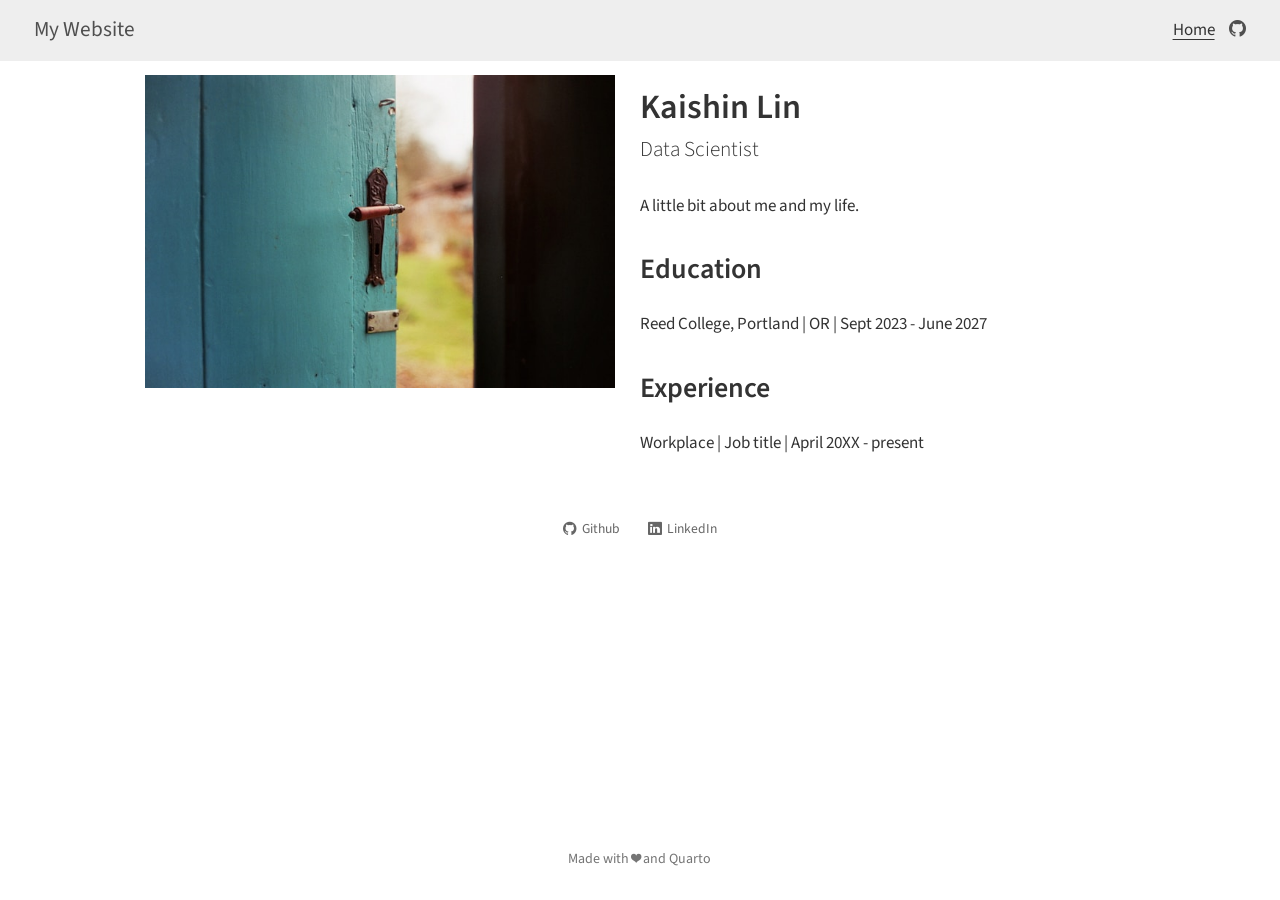
<file: docs/index.html>
<!DOCTYPE html>
<html xmlns="http://www.w3.org/1999/xhtml" lang="en" xml:lang="en"><head>

<meta charset="utf-8">
<meta name="generator" content="quarto-1.8.25">

<meta name="viewport" content="width=device-width, initial-scale=1.0, user-scalable=yes">


<title>Kaishin Lin – My Website</title>
<style>
code{white-space: pre-wrap;}
span.smallcaps{font-variant: small-caps;}
div.columns{display: flex; gap: min(4vw, 1.5em);}
div.column{flex: auto; overflow-x: auto;}
div.hanging-indent{margin-left: 1.5em; text-indent: -1.5em;}
ul.task-list{list-style: none;}
ul.task-list li input[type="checkbox"] {
  width: 0.8em;
  margin: 0 0.8em 0.2em -1em; /* quarto-specific, see https://github.com/quarto-dev/quarto-cli/issues/4556 */ 
  vertical-align: middle;
}
</style>


<script src="site_libs/quarto-nav/quarto-nav.js"></script>
<script src="site_libs/quarto-nav/headroom.min.js"></script>
<script src="site_libs/clipboard/clipboard.min.js"></script>
<script src="site_libs/quarto-html/quarto.js" type="module"></script>
<script src="site_libs/quarto-html/tabsets/tabsets.js" type="module"></script>
<script src="site_libs/quarto-html/axe/axe-check.js" type="module"></script>
<script src="site_libs/quarto-html/popper.min.js"></script>
<script src="site_libs/quarto-html/tippy.umd.min.js"></script>
<link href="site_libs/quarto-html/tippy.css" rel="stylesheet">
<link href="site_libs/quarto-html/quarto-syntax-highlighting-7b89279ff1a6dce999919e0e67d4d9ec.css" rel="stylesheet" id="quarto-text-highlighting-styles">
<script src="site_libs/bootstrap/bootstrap.min.js"></script>
<link href="site_libs/bootstrap/bootstrap-icons.css" rel="stylesheet">
<link href="site_libs/bootstrap/bootstrap-b05e0f6676a440de24184789bde8495e.min.css" rel="stylesheet" append-hash="true" id="quarto-bootstrap" data-mode="light">
<script id="quarto-search-options" type="application/json">{
  "language": {
    "search-no-results-text": "No results",
    "search-matching-documents-text": "matching documents",
    "search-copy-link-title": "Copy link to search",
    "search-hide-matches-text": "Hide additional matches",
    "search-more-match-text": "more match in this document",
    "search-more-matches-text": "more matches in this document",
    "search-clear-button-title": "Clear",
    "search-text-placeholder": "",
    "search-detached-cancel-button-title": "Cancel",
    "search-submit-button-title": "Submit",
    "search-label": "Search"
  }
}</script>


<meta property="og:title" content="Kaishin Lin – My Website">
<meta property="og:description" content="Data Scientist">
<meta property="og:image" content="profile.jpg">
<meta property="og:site_name" content="My Website">
</head>

<body class="nav-fixed fullcontent quarto-light">

<div id="quarto-search-results"></div>
  <header id="quarto-header" class="headroom fixed-top">
    <nav class="navbar navbar-expand-lg " data-bs-theme="dark">
      <div class="navbar-container container-fluid">
      <div class="navbar-brand-container mx-auto">
    <a href="./index.html" class="navbar-brand navbar-brand-logo">
    </a>
    <a class="navbar-brand" href="./index.html">
    <span class="navbar-title">My Website</span>
    </a>
  </div>
          <button class="navbar-toggler" type="button" data-bs-toggle="collapse" data-bs-target="#navbarCollapse" aria-controls="navbarCollapse" role="menu" aria-expanded="false" aria-label="Toggle navigation" onclick="if (window.quartoToggleHeadroom) { window.quartoToggleHeadroom(); }">
  <span class="navbar-toggler-icon"></span>
</button>
          <div class="collapse navbar-collapse" id="navbarCollapse">
            <ul class="navbar-nav navbar-nav-scroll ms-auto">
  <li class="nav-item">
    <a class="nav-link active" href="./index.html" aria-current="page"> 
<span class="menu-text">Home</span></a>
  </li>  
</ul>
          </div> <!-- /navcollapse -->
            <div class="quarto-navbar-tools">
    <a href="https://github.com" title="Github" class="quarto-navigation-tool px-1" aria-label="Github"><i class="bi bi-github"></i></a>
</div>
      </div> <!-- /container-fluid -->
    </nav>
</header>
<!-- content -->
<div id="quarto-content" class="quarto-container page-columns page-rows-contents page-layout-article page-navbar">
<!-- sidebar -->
<!-- margin-sidebar -->
    
<!-- main -->
<div class="quarto-about-broadside column-page">
  <div class="about-main">
    <div class="about-entity" style="background-image: url('profile.jpg')"></div>
    <div class="about-contents"><header id="title-block-header" class="quarto-title-block default">
<div class="quarto-title">
<h1 class="title">Kaishin Lin</h1>
<p class="subtitle lead">Data Scientist</p>
</div>
<div class="quarto-title-meta">
  </div>
</header><main class="content" id="quarto-document-content">
<p>A little bit about me and my life.</p>
<section id="education" class="level2">
<h2 data-anchor-id="education">Education</h2>
<p>Reed College, Portland | OR | Sept 2023 - June 2027</p>
</section>
<section id="experience" class="level2">
<h2 data-anchor-id="experience">Experience</h2>
<p>Workplace | Job title | April 20XX - present</p>


</section>
</main></div>
  </div>
  <div class="about-links">
  <a href="https://github.com/kaishinlin" class="about-link" rel="" target="">
    <i class="bi bi-github"></i>
     <span class="about-link-text">Github</span>
  </a>
  <a href="https://linkedin.com" class="about-link" rel="" target="">
    <i class="bi bi-linkedin"></i>
     <span class="about-link-text">LinkedIn</span>
  </a>
</div>
</div>
 <!-- /main -->
<script id="quarto-html-after-body" type="application/javascript">
  window.document.addEventListener("DOMContentLoaded", function (event) {
    const isCodeAnnotation = (el) => {
      for (const clz of el.classList) {
        if (clz.startsWith('code-annotation-')) {                     
          return true;
        }
      }
      return false;
    }
    const onCopySuccess = function(e) {
      // button target
      const button = e.trigger;
      // don't keep focus
      button.blur();
      // flash "checked"
      button.classList.add('code-copy-button-checked');
      var currentTitle = button.getAttribute("title");
      button.setAttribute("title", "Copied!");
      let tooltip;
      if (window.bootstrap) {
        button.setAttribute("data-bs-toggle", "tooltip");
        button.setAttribute("data-bs-placement", "left");
        button.setAttribute("data-bs-title", "Copied!");
        tooltip = new bootstrap.Tooltip(button, 
          { trigger: "manual", 
            customClass: "code-copy-button-tooltip",
            offset: [0, -8]});
        tooltip.show();    
      }
      setTimeout(function() {
        if (tooltip) {
          tooltip.hide();
          button.removeAttribute("data-bs-title");
          button.removeAttribute("data-bs-toggle");
          button.removeAttribute("data-bs-placement");
        }
        button.setAttribute("title", currentTitle);
        button.classList.remove('code-copy-button-checked');
      }, 1000);
      // clear code selection
      e.clearSelection();
    }
    const getTextToCopy = function(trigger) {
      const outerScaffold = trigger.parentElement.cloneNode(true);
      const codeEl = outerScaffold.querySelector('code');
      for (const childEl of codeEl.children) {
        if (isCodeAnnotation(childEl)) {
          childEl.remove();
        }
      }
      return codeEl.innerText;
    }
    const clipboard = new window.ClipboardJS('.code-copy-button:not([data-in-quarto-modal])', {
      text: getTextToCopy
    });
    clipboard.on('success', onCopySuccess);
    if (window.document.getElementById('quarto-embedded-source-code-modal')) {
      const clipboardModal = new window.ClipboardJS('.code-copy-button[data-in-quarto-modal]', {
        text: getTextToCopy,
        container: window.document.getElementById('quarto-embedded-source-code-modal')
      });
      clipboardModal.on('success', onCopySuccess);
    }
      var localhostRegex = new RegExp(/^(?:http|https):\/\/localhost\:?[0-9]*\//);
      var mailtoRegex = new RegExp(/^mailto:/);
        var filterRegex = new RegExp('/' + window.location.host + '/');
      var isInternal = (href) => {
          return filterRegex.test(href) || localhostRegex.test(href) || mailtoRegex.test(href);
      }
      // Inspect non-navigation links and adorn them if external
     var links = window.document.querySelectorAll('a[href]:not(.nav-link):not(.navbar-brand):not(.toc-action):not(.sidebar-link):not(.sidebar-item-toggle):not(.pagination-link):not(.no-external):not([aria-hidden]):not(.dropdown-item):not(.quarto-navigation-tool):not(.about-link)');
      for (var i=0; i<links.length; i++) {
        const link = links[i];
        if (!isInternal(link.href)) {
          // undo the damage that might have been done by quarto-nav.js in the case of
          // links that we want to consider external
          if (link.dataset.originalHref !== undefined) {
            link.href = link.dataset.originalHref;
          }
        }
      }
    function tippyHover(el, contentFn, onTriggerFn, onUntriggerFn) {
      const config = {
        allowHTML: true,
        maxWidth: 500,
        delay: 100,
        arrow: false,
        appendTo: function(el) {
            return el.parentElement;
        },
        interactive: true,
        interactiveBorder: 10,
        theme: 'quarto',
        placement: 'bottom-start',
      };
      if (contentFn) {
        config.content = contentFn;
      }
      if (onTriggerFn) {
        config.onTrigger = onTriggerFn;
      }
      if (onUntriggerFn) {
        config.onUntrigger = onUntriggerFn;
      }
      window.tippy(el, config); 
    }
    const noterefs = window.document.querySelectorAll('a[role="doc-noteref"]');
    for (var i=0; i<noterefs.length; i++) {
      const ref = noterefs[i];
      tippyHover(ref, function() {
        // use id or data attribute instead here
        let href = ref.getAttribute('data-footnote-href') || ref.getAttribute('href');
        try { href = new URL(href).hash; } catch {}
        const id = href.replace(/^#\/?/, "");
        const note = window.document.getElementById(id);
        if (note) {
          return note.innerHTML;
        } else {
          return "";
        }
      });
    }
    const xrefs = window.document.querySelectorAll('a.quarto-xref');
    const processXRef = (id, note) => {
      // Strip column container classes
      const stripColumnClz = (el) => {
        el.classList.remove("page-full", "page-columns");
        if (el.children) {
          for (const child of el.children) {
            stripColumnClz(child);
          }
        }
      }
      stripColumnClz(note)
      if (id === null || id.startsWith('sec-')) {
        // Special case sections, only their first couple elements
        const container = document.createElement("div");
        if (note.children && note.children.length > 2) {
          container.appendChild(note.children[0].cloneNode(true));
          for (let i = 1; i < note.children.length; i++) {
            const child = note.children[i];
            if (child.tagName === "P" && child.innerText === "") {
              continue;
            } else {
              container.appendChild(child.cloneNode(true));
              break;
            }
          }
          if (window.Quarto?.typesetMath) {
            window.Quarto.typesetMath(container);
          }
          return container.innerHTML
        } else {
          if (window.Quarto?.typesetMath) {
            window.Quarto.typesetMath(note);
          }
          return note.innerHTML;
        }
      } else {
        // Remove any anchor links if they are present
        const anchorLink = note.querySelector('a.anchorjs-link');
        if (anchorLink) {
          anchorLink.remove();
        }
        if (window.Quarto?.typesetMath) {
          window.Quarto.typesetMath(note);
        }
        if (note.classList.contains("callout")) {
          return note.outerHTML;
        } else {
          return note.innerHTML;
        }
      }
    }
    for (var i=0; i<xrefs.length; i++) {
      const xref = xrefs[i];
      tippyHover(xref, undefined, function(instance) {
        instance.disable();
        let url = xref.getAttribute('href');
        let hash = undefined; 
        if (url.startsWith('#')) {
          hash = url;
        } else {
          try { hash = new URL(url).hash; } catch {}
        }
        if (hash) {
          const id = hash.replace(/^#\/?/, "");
          const note = window.document.getElementById(id);
          if (note !== null) {
            try {
              const html = processXRef(id, note.cloneNode(true));
              instance.setContent(html);
            } finally {
              instance.enable();
              instance.show();
            }
          } else {
            // See if we can fetch this
            fetch(url.split('#')[0])
            .then(res => res.text())
            .then(html => {
              const parser = new DOMParser();
              const htmlDoc = parser.parseFromString(html, "text/html");
              const note = htmlDoc.getElementById(id);
              if (note !== null) {
                const html = processXRef(id, note);
                instance.setContent(html);
              } 
            }).finally(() => {
              instance.enable();
              instance.show();
            });
          }
        } else {
          // See if we can fetch a full url (with no hash to target)
          // This is a special case and we should probably do some content thinning / targeting
          fetch(url)
          .then(res => res.text())
          .then(html => {
            const parser = new DOMParser();
            const htmlDoc = parser.parseFromString(html, "text/html");
            const note = htmlDoc.querySelector('main.content');
            if (note !== null) {
              // This should only happen for chapter cross references
              // (since there is no id in the URL)
              // remove the first header
              if (note.children.length > 0 && note.children[0].tagName === "HEADER") {
                note.children[0].remove();
              }
              const html = processXRef(null, note);
              instance.setContent(html);
            } 
          }).finally(() => {
            instance.enable();
            instance.show();
          });
        }
      }, function(instance) {
      });
    }
        let selectedAnnoteEl;
        const selectorForAnnotation = ( cell, annotation) => {
          let cellAttr = 'data-code-cell="' + cell + '"';
          let lineAttr = 'data-code-annotation="' +  annotation + '"';
          const selector = 'span[' + cellAttr + '][' + lineAttr + ']';
          return selector;
        }
        const selectCodeLines = (annoteEl) => {
          const doc = window.document;
          const targetCell = annoteEl.getAttribute("data-target-cell");
          const targetAnnotation = annoteEl.getAttribute("data-target-annotation");
          const annoteSpan = window.document.querySelector(selectorForAnnotation(targetCell, targetAnnotation));
          const lines = annoteSpan.getAttribute("data-code-lines").split(",");
          const lineIds = lines.map((line) => {
            return targetCell + "-" + line;
          })
          let top = null;
          let height = null;
          let parent = null;
          if (lineIds.length > 0) {
              //compute the position of the single el (top and bottom and make a div)
              const el = window.document.getElementById(lineIds[0]);
              top = el.offsetTop;
              height = el.offsetHeight;
              parent = el.parentElement.parentElement;
            if (lineIds.length > 1) {
              const lastEl = window.document.getElementById(lineIds[lineIds.length - 1]);
              const bottom = lastEl.offsetTop + lastEl.offsetHeight;
              height = bottom - top;
            }
            if (top !== null && height !== null && parent !== null) {
              // cook up a div (if necessary) and position it 
              let div = window.document.getElementById("code-annotation-line-highlight");
              if (div === null) {
                div = window.document.createElement("div");
                div.setAttribute("id", "code-annotation-line-highlight");
                div.style.position = 'absolute';
                parent.appendChild(div);
              }
              div.style.top = top - 2 + "px";
              div.style.height = height + 4 + "px";
              div.style.left = 0;
              let gutterDiv = window.document.getElementById("code-annotation-line-highlight-gutter");
              if (gutterDiv === null) {
                gutterDiv = window.document.createElement("div");
                gutterDiv.setAttribute("id", "code-annotation-line-highlight-gutter");
                gutterDiv.style.position = 'absolute';
                const codeCell = window.document.getElementById(targetCell);
                const gutter = codeCell.querySelector('.code-annotation-gutter');
                gutter.appendChild(gutterDiv);
              }
              gutterDiv.style.top = top - 2 + "px";
              gutterDiv.style.height = height + 4 + "px";
            }
            selectedAnnoteEl = annoteEl;
          }
        };
        const unselectCodeLines = () => {
          const elementsIds = ["code-annotation-line-highlight", "code-annotation-line-highlight-gutter"];
          elementsIds.forEach((elId) => {
            const div = window.document.getElementById(elId);
            if (div) {
              div.remove();
            }
          });
          selectedAnnoteEl = undefined;
        };
          // Handle positioning of the toggle
      window.addEventListener(
        "resize",
        throttle(() => {
          elRect = undefined;
          if (selectedAnnoteEl) {
            selectCodeLines(selectedAnnoteEl);
          }
        }, 10)
      );
      function throttle(fn, ms) {
      let throttle = false;
      let timer;
        return (...args) => {
          if(!throttle) { // first call gets through
              fn.apply(this, args);
              throttle = true;
          } else { // all the others get throttled
              if(timer) clearTimeout(timer); // cancel #2
              timer = setTimeout(() => {
                fn.apply(this, args);
                timer = throttle = false;
              }, ms);
          }
        };
      }
        // Attach click handler to the DT
        const annoteDls = window.document.querySelectorAll('dt[data-target-cell]');
        for (const annoteDlNode of annoteDls) {
          annoteDlNode.addEventListener('click', (event) => {
            const clickedEl = event.target;
            if (clickedEl !== selectedAnnoteEl) {
              unselectCodeLines();
              const activeEl = window.document.querySelector('dt[data-target-cell].code-annotation-active');
              if (activeEl) {
                activeEl.classList.remove('code-annotation-active');
              }
              selectCodeLines(clickedEl);
              clickedEl.classList.add('code-annotation-active');
            } else {
              // Unselect the line
              unselectCodeLines();
              clickedEl.classList.remove('code-annotation-active');
            }
          });
        }
    const findCites = (el) => {
      const parentEl = el.parentElement;
      if (parentEl) {
        const cites = parentEl.dataset.cites;
        if (cites) {
          return {
            el,
            cites: cites.split(' ')
          };
        } else {
          return findCites(el.parentElement)
        }
      } else {
        return undefined;
      }
    };
    var bibliorefs = window.document.querySelectorAll('a[role="doc-biblioref"]');
    for (var i=0; i<bibliorefs.length; i++) {
      const ref = bibliorefs[i];
      const citeInfo = findCites(ref);
      if (citeInfo) {
        tippyHover(citeInfo.el, function() {
          var popup = window.document.createElement('div');
          citeInfo.cites.forEach(function(cite) {
            var citeDiv = window.document.createElement('div');
            citeDiv.classList.add('hanging-indent');
            citeDiv.classList.add('csl-entry');
            var biblioDiv = window.document.getElementById('ref-' + cite);
            if (biblioDiv) {
              citeDiv.innerHTML = biblioDiv.innerHTML;
            }
            popup.appendChild(citeDiv);
          });
          return popup.innerHTML;
        });
      }
    }
  });
  </script>
</div> <!-- /content -->
<footer class="footer">
  <div class="nav-footer">
    <div class="nav-footer-left">
      &nbsp;
    </div>   
    <div class="nav-footer-center">
<p>Made with ❤️ and Quarto</p>
</div>
    <div class="nav-footer-right">
      &nbsp;
    </div>
  </div>
</footer>




</body></html>
</file>
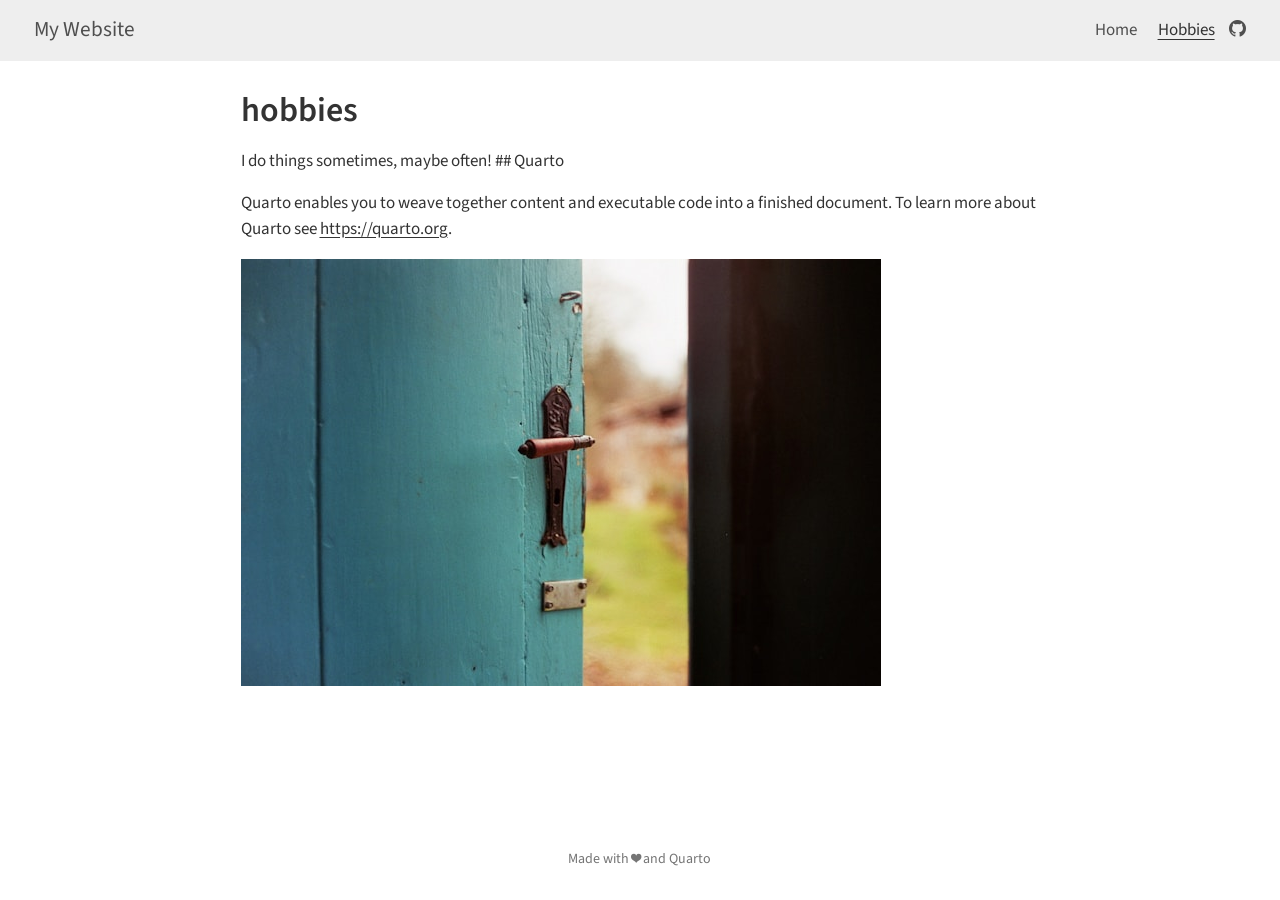
<file: docs/hobbies.html>
<!DOCTYPE html>
<html xmlns="http://www.w3.org/1999/xhtml" lang="en" xml:lang="en"><head>

<meta charset="utf-8">
<meta name="generator" content="quarto-1.8.25">

<meta name="viewport" content="width=device-width, initial-scale=1.0, user-scalable=yes">


<title>hobbies – My Website</title>
<style>
code{white-space: pre-wrap;}
span.smallcaps{font-variant: small-caps;}
div.columns{display: flex; gap: min(4vw, 1.5em);}
div.column{flex: auto; overflow-x: auto;}
div.hanging-indent{margin-left: 1.5em; text-indent: -1.5em;}
ul.task-list{list-style: none;}
ul.task-list li input[type="checkbox"] {
  width: 0.8em;
  margin: 0 0.8em 0.2em -1em; /* quarto-specific, see https://github.com/quarto-dev/quarto-cli/issues/4556 */ 
  vertical-align: middle;
}
</style>


<script src="site_libs/quarto-nav/quarto-nav.js"></script>
<script src="site_libs/quarto-nav/headroom.min.js"></script>
<script src="site_libs/clipboard/clipboard.min.js"></script>
<script src="site_libs/quarto-html/quarto.js" type="module"></script>
<script src="site_libs/quarto-html/tabsets/tabsets.js" type="module"></script>
<script src="site_libs/quarto-html/axe/axe-check.js" type="module"></script>
<script src="site_libs/quarto-html/popper.min.js"></script>
<script src="site_libs/quarto-html/tippy.umd.min.js"></script>
<script src="site_libs/quarto-html/anchor.min.js"></script>
<link href="site_libs/quarto-html/tippy.css" rel="stylesheet">
<link href="site_libs/quarto-html/quarto-syntax-highlighting-7b89279ff1a6dce999919e0e67d4d9ec.css" rel="stylesheet" id="quarto-text-highlighting-styles">
<script src="site_libs/bootstrap/bootstrap.min.js"></script>
<link href="site_libs/bootstrap/bootstrap-icons.css" rel="stylesheet">
<link href="site_libs/bootstrap/bootstrap-b05e0f6676a440de24184789bde8495e.min.css" rel="stylesheet" append-hash="true" id="quarto-bootstrap" data-mode="light">
<script id="quarto-search-options" type="application/json">{
  "language": {
    "search-no-results-text": "No results",
    "search-matching-documents-text": "matching documents",
    "search-copy-link-title": "Copy link to search",
    "search-hide-matches-text": "Hide additional matches",
    "search-more-match-text": "more match in this document",
    "search-more-matches-text": "more matches in this document",
    "search-clear-button-title": "Clear",
    "search-text-placeholder": "",
    "search-detached-cancel-button-title": "Cancel",
    "search-submit-button-title": "Submit",
    "search-label": "Search"
  }
}</script>


<meta property="og:title" content="hobbies – My Website">
<meta property="og:description" content="">
<meta property="og:image" content="profile.jpg">
<meta property="og:site_name" content="My Website">
</head>

<body class="nav-fixed fullcontent quarto-light">

<div id="quarto-search-results"></div>
  <header id="quarto-header" class="headroom fixed-top">
    <nav class="navbar navbar-expand-lg " data-bs-theme="dark">
      <div class="navbar-container container-fluid">
      <div class="navbar-brand-container mx-auto">
    <a href="./index.html" class="navbar-brand navbar-brand-logo">
    </a>
    <a class="navbar-brand" href="./index.html">
    <span class="navbar-title">My Website</span>
    </a>
  </div>
          <button class="navbar-toggler" type="button" data-bs-toggle="collapse" data-bs-target="#navbarCollapse" aria-controls="navbarCollapse" role="menu" aria-expanded="false" aria-label="Toggle navigation" onclick="if (window.quartoToggleHeadroom) { window.quartoToggleHeadroom(); }">
  <span class="navbar-toggler-icon"></span>
</button>
          <div class="collapse navbar-collapse" id="navbarCollapse">
            <ul class="navbar-nav navbar-nav-scroll ms-auto">
  <li class="nav-item">
    <a class="nav-link" href="./index.html"> 
<span class="menu-text">Home</span></a>
  </li>  
  <li class="nav-item">
    <a class="nav-link active" href="./hobbies.html" aria-current="page"> 
<span class="menu-text">Hobbies</span></a>
  </li>  
</ul>
          </div> <!-- /navcollapse -->
            <div class="quarto-navbar-tools">
    <a href="https://github.com" title="Github" class="quarto-navigation-tool px-1" aria-label="Github"><i class="bi bi-github"></i></a>
</div>
      </div> <!-- /container-fluid -->
    </nav>
</header>
<!-- content -->
<div id="quarto-content" class="quarto-container page-columns page-rows-contents page-layout-article page-navbar">
<!-- sidebar -->
<!-- margin-sidebar -->
    
<!-- main -->
<main class="content" id="quarto-document-content">

<header id="title-block-header" class="quarto-title-block default">
<div class="quarto-title">
<h1 class="title">hobbies</h1>
</div>



<div class="quarto-title-meta">

    
  
    
  </div>
  


</header>


<p>I do things sometimes, maybe often! ## Quarto</p>
<p>Quarto enables you to weave together content and executable code into a finished document. To learn more about Quarto see <a href="https://quarto.org" class="uri">https://quarto.org</a>.</p>
<p><img src="profile.jpg" class="img-fluid"></p>



</main> <!-- /main -->
<script id="quarto-html-after-body" type="application/javascript">
  window.document.addEventListener("DOMContentLoaded", function (event) {
    const icon = "";
    const anchorJS = new window.AnchorJS();
    anchorJS.options = {
      placement: 'right',
      icon: icon
    };
    anchorJS.add('.anchored');
    const isCodeAnnotation = (el) => {
      for (const clz of el.classList) {
        if (clz.startsWith('code-annotation-')) {                     
          return true;
        }
      }
      return false;
    }
    const onCopySuccess = function(e) {
      // button target
      const button = e.trigger;
      // don't keep focus
      button.blur();
      // flash "checked"
      button.classList.add('code-copy-button-checked');
      var currentTitle = button.getAttribute("title");
      button.setAttribute("title", "Copied!");
      let tooltip;
      if (window.bootstrap) {
        button.setAttribute("data-bs-toggle", "tooltip");
        button.setAttribute("data-bs-placement", "left");
        button.setAttribute("data-bs-title", "Copied!");
        tooltip = new bootstrap.Tooltip(button, 
          { trigger: "manual", 
            customClass: "code-copy-button-tooltip",
            offset: [0, -8]});
        tooltip.show();    
      }
      setTimeout(function() {
        if (tooltip) {
          tooltip.hide();
          button.removeAttribute("data-bs-title");
          button.removeAttribute("data-bs-toggle");
          button.removeAttribute("data-bs-placement");
        }
        button.setAttribute("title", currentTitle);
        button.classList.remove('code-copy-button-checked');
      }, 1000);
      // clear code selection
      e.clearSelection();
    }
    const getTextToCopy = function(trigger) {
      const outerScaffold = trigger.parentElement.cloneNode(true);
      const codeEl = outerScaffold.querySelector('code');
      for (const childEl of codeEl.children) {
        if (isCodeAnnotation(childEl)) {
          childEl.remove();
        }
      }
      return codeEl.innerText;
    }
    const clipboard = new window.ClipboardJS('.code-copy-button:not([data-in-quarto-modal])', {
      text: getTextToCopy
    });
    clipboard.on('success', onCopySuccess);
    if (window.document.getElementById('quarto-embedded-source-code-modal')) {
      const clipboardModal = new window.ClipboardJS('.code-copy-button[data-in-quarto-modal]', {
        text: getTextToCopy,
        container: window.document.getElementById('quarto-embedded-source-code-modal')
      });
      clipboardModal.on('success', onCopySuccess);
    }
      var localhostRegex = new RegExp(/^(?:http|https):\/\/localhost\:?[0-9]*\//);
      var mailtoRegex = new RegExp(/^mailto:/);
        var filterRegex = new RegExp('/' + window.location.host + '/');
      var isInternal = (href) => {
          return filterRegex.test(href) || localhostRegex.test(href) || mailtoRegex.test(href);
      }
      // Inspect non-navigation links and adorn them if external
     var links = window.document.querySelectorAll('a[href]:not(.nav-link):not(.navbar-brand):not(.toc-action):not(.sidebar-link):not(.sidebar-item-toggle):not(.pagination-link):not(.no-external):not([aria-hidden]):not(.dropdown-item):not(.quarto-navigation-tool):not(.about-link)');
      for (var i=0; i<links.length; i++) {
        const link = links[i];
        if (!isInternal(link.href)) {
          // undo the damage that might have been done by quarto-nav.js in the case of
          // links that we want to consider external
          if (link.dataset.originalHref !== undefined) {
            link.href = link.dataset.originalHref;
          }
        }
      }
    function tippyHover(el, contentFn, onTriggerFn, onUntriggerFn) {
      const config = {
        allowHTML: true,
        maxWidth: 500,
        delay: 100,
        arrow: false,
        appendTo: function(el) {
            return el.parentElement;
        },
        interactive: true,
        interactiveBorder: 10,
        theme: 'quarto',
        placement: 'bottom-start',
      };
      if (contentFn) {
        config.content = contentFn;
      }
      if (onTriggerFn) {
        config.onTrigger = onTriggerFn;
      }
      if (onUntriggerFn) {
        config.onUntrigger = onUntriggerFn;
      }
      window.tippy(el, config); 
    }
    const noterefs = window.document.querySelectorAll('a[role="doc-noteref"]');
    for (var i=0; i<noterefs.length; i++) {
      const ref = noterefs[i];
      tippyHover(ref, function() {
        // use id or data attribute instead here
        let href = ref.getAttribute('data-footnote-href') || ref.getAttribute('href');
        try { href = new URL(href).hash; } catch {}
        const id = href.replace(/^#\/?/, "");
        const note = window.document.getElementById(id);
        if (note) {
          return note.innerHTML;
        } else {
          return "";
        }
      });
    }
    const xrefs = window.document.querySelectorAll('a.quarto-xref');
    const processXRef = (id, note) => {
      // Strip column container classes
      const stripColumnClz = (el) => {
        el.classList.remove("page-full", "page-columns");
        if (el.children) {
          for (const child of el.children) {
            stripColumnClz(child);
          }
        }
      }
      stripColumnClz(note)
      if (id === null || id.startsWith('sec-')) {
        // Special case sections, only their first couple elements
        const container = document.createElement("div");
        if (note.children && note.children.length > 2) {
          container.appendChild(note.children[0].cloneNode(true));
          for (let i = 1; i < note.children.length; i++) {
            const child = note.children[i];
            if (child.tagName === "P" && child.innerText === "") {
              continue;
            } else {
              container.appendChild(child.cloneNode(true));
              break;
            }
          }
          if (window.Quarto?.typesetMath) {
            window.Quarto.typesetMath(container);
          }
          return container.innerHTML
        } else {
          if (window.Quarto?.typesetMath) {
            window.Quarto.typesetMath(note);
          }
          return note.innerHTML;
        }
      } else {
        // Remove any anchor links if they are present
        const anchorLink = note.querySelector('a.anchorjs-link');
        if (anchorLink) {
          anchorLink.remove();
        }
        if (window.Quarto?.typesetMath) {
          window.Quarto.typesetMath(note);
        }
        if (note.classList.contains("callout")) {
          return note.outerHTML;
        } else {
          return note.innerHTML;
        }
      }
    }
    for (var i=0; i<xrefs.length; i++) {
      const xref = xrefs[i];
      tippyHover(xref, undefined, function(instance) {
        instance.disable();
        let url = xref.getAttribute('href');
        let hash = undefined; 
        if (url.startsWith('#')) {
          hash = url;
        } else {
          try { hash = new URL(url).hash; } catch {}
        }
        if (hash) {
          const id = hash.replace(/^#\/?/, "");
          const note = window.document.getElementById(id);
          if (note !== null) {
            try {
              const html = processXRef(id, note.cloneNode(true));
              instance.setContent(html);
            } finally {
              instance.enable();
              instance.show();
            }
          } else {
            // See if we can fetch this
            fetch(url.split('#')[0])
            .then(res => res.text())
            .then(html => {
              const parser = new DOMParser();
              const htmlDoc = parser.parseFromString(html, "text/html");
              const note = htmlDoc.getElementById(id);
              if (note !== null) {
                const html = processXRef(id, note);
                instance.setContent(html);
              } 
            }).finally(() => {
              instance.enable();
              instance.show();
            });
          }
        } else {
          // See if we can fetch a full url (with no hash to target)
          // This is a special case and we should probably do some content thinning / targeting
          fetch(url)
          .then(res => res.text())
          .then(html => {
            const parser = new DOMParser();
            const htmlDoc = parser.parseFromString(html, "text/html");
            const note = htmlDoc.querySelector('main.content');
            if (note !== null) {
              // This should only happen for chapter cross references
              // (since there is no id in the URL)
              // remove the first header
              if (note.children.length > 0 && note.children[0].tagName === "HEADER") {
                note.children[0].remove();
              }
              const html = processXRef(null, note);
              instance.setContent(html);
            } 
          }).finally(() => {
            instance.enable();
            instance.show();
          });
        }
      }, function(instance) {
      });
    }
        let selectedAnnoteEl;
        const selectorForAnnotation = ( cell, annotation) => {
          let cellAttr = 'data-code-cell="' + cell + '"';
          let lineAttr = 'data-code-annotation="' +  annotation + '"';
          const selector = 'span[' + cellAttr + '][' + lineAttr + ']';
          return selector;
        }
        const selectCodeLines = (annoteEl) => {
          const doc = window.document;
          const targetCell = annoteEl.getAttribute("data-target-cell");
          const targetAnnotation = annoteEl.getAttribute("data-target-annotation");
          const annoteSpan = window.document.querySelector(selectorForAnnotation(targetCell, targetAnnotation));
          const lines = annoteSpan.getAttribute("data-code-lines").split(",");
          const lineIds = lines.map((line) => {
            return targetCell + "-" + line;
          })
          let top = null;
          let height = null;
          let parent = null;
          if (lineIds.length > 0) {
              //compute the position of the single el (top and bottom and make a div)
              const el = window.document.getElementById(lineIds[0]);
              top = el.offsetTop;
              height = el.offsetHeight;
              parent = el.parentElement.parentElement;
            if (lineIds.length > 1) {
              const lastEl = window.document.getElementById(lineIds[lineIds.length - 1]);
              const bottom = lastEl.offsetTop + lastEl.offsetHeight;
              height = bottom - top;
            }
            if (top !== null && height !== null && parent !== null) {
              // cook up a div (if necessary) and position it 
              let div = window.document.getElementById("code-annotation-line-highlight");
              if (div === null) {
                div = window.document.createElement("div");
                div.setAttribute("id", "code-annotation-line-highlight");
                div.style.position = 'absolute';
                parent.appendChild(div);
              }
              div.style.top = top - 2 + "px";
              div.style.height = height + 4 + "px";
              div.style.left = 0;
              let gutterDiv = window.document.getElementById("code-annotation-line-highlight-gutter");
              if (gutterDiv === null) {
                gutterDiv = window.document.createElement("div");
                gutterDiv.setAttribute("id", "code-annotation-line-highlight-gutter");
                gutterDiv.style.position = 'absolute';
                const codeCell = window.document.getElementById(targetCell);
                const gutter = codeCell.querySelector('.code-annotation-gutter');
                gutter.appendChild(gutterDiv);
              }
              gutterDiv.style.top = top - 2 + "px";
              gutterDiv.style.height = height + 4 + "px";
            }
            selectedAnnoteEl = annoteEl;
          }
        };
        const unselectCodeLines = () => {
          const elementsIds = ["code-annotation-line-highlight", "code-annotation-line-highlight-gutter"];
          elementsIds.forEach((elId) => {
            const div = window.document.getElementById(elId);
            if (div) {
              div.remove();
            }
          });
          selectedAnnoteEl = undefined;
        };
          // Handle positioning of the toggle
      window.addEventListener(
        "resize",
        throttle(() => {
          elRect = undefined;
          if (selectedAnnoteEl) {
            selectCodeLines(selectedAnnoteEl);
          }
        }, 10)
      );
      function throttle(fn, ms) {
      let throttle = false;
      let timer;
        return (...args) => {
          if(!throttle) { // first call gets through
              fn.apply(this, args);
              throttle = true;
          } else { // all the others get throttled
              if(timer) clearTimeout(timer); // cancel #2
              timer = setTimeout(() => {
                fn.apply(this, args);
                timer = throttle = false;
              }, ms);
          }
        };
      }
        // Attach click handler to the DT
        const annoteDls = window.document.querySelectorAll('dt[data-target-cell]');
        for (const annoteDlNode of annoteDls) {
          annoteDlNode.addEventListener('click', (event) => {
            const clickedEl = event.target;
            if (clickedEl !== selectedAnnoteEl) {
              unselectCodeLines();
              const activeEl = window.document.querySelector('dt[data-target-cell].code-annotation-active');
              if (activeEl) {
                activeEl.classList.remove('code-annotation-active');
              }
              selectCodeLines(clickedEl);
              clickedEl.classList.add('code-annotation-active');
            } else {
              // Unselect the line
              unselectCodeLines();
              clickedEl.classList.remove('code-annotation-active');
            }
          });
        }
    const findCites = (el) => {
      const parentEl = el.parentElement;
      if (parentEl) {
        const cites = parentEl.dataset.cites;
        if (cites) {
          return {
            el,
            cites: cites.split(' ')
          };
        } else {
          return findCites(el.parentElement)
        }
      } else {
        return undefined;
      }
    };
    var bibliorefs = window.document.querySelectorAll('a[role="doc-biblioref"]');
    for (var i=0; i<bibliorefs.length; i++) {
      const ref = bibliorefs[i];
      const citeInfo = findCites(ref);
      if (citeInfo) {
        tippyHover(citeInfo.el, function() {
          var popup = window.document.createElement('div');
          citeInfo.cites.forEach(function(cite) {
            var citeDiv = window.document.createElement('div');
            citeDiv.classList.add('hanging-indent');
            citeDiv.classList.add('csl-entry');
            var biblioDiv = window.document.getElementById('ref-' + cite);
            if (biblioDiv) {
              citeDiv.innerHTML = biblioDiv.innerHTML;
            }
            popup.appendChild(citeDiv);
          });
          return popup.innerHTML;
        });
      }
    }
  });
  </script>
</div> <!-- /content -->
<footer class="footer">
  <div class="nav-footer">
    <div class="nav-footer-left">
      &nbsp;
    </div>   
    <div class="nav-footer-center">
<p>Made with ❤️ and Quarto</p>
</div>
    <div class="nav-footer-right">
      &nbsp;
    </div>
  </div>
</footer>




</body></html>
</file>
<file: docs/site_libs/quarto-html/tippy.css>
.tippy-box[data-animation=fade][data-state=hidden]{opacity:0}[data-tippy-root]{max-width:calc(100vw - 10px)}.tippy-box{position:relative;background-color:#333;color:#fff;border-radius:4px;font-size:14px;line-height:1.4;white-space:normal;outline:0;transition-property:transform,visibility,opacity}.tippy-box[data-placement^=top]>.tippy-arrow{bottom:0}.tippy-box[data-placement^=top]>.tippy-arrow:before{bottom:-7px;left:0;border-width:8px 8px 0;border-top-color:initial;transform-origin:center top}.tippy-box[data-placement^=bottom]>.tippy-arrow{top:0}.tippy-box[data-placement^=bottom]>.tippy-arrow:before{top:-7px;left:0;border-width:0 8px 8px;border-bottom-color:initial;transform-origin:center bottom}.tippy-box[data-placement^=left]>.tippy-arrow{right:0}.tippy-box[data-placement^=left]>.tippy-arrow:before{border-width:8px 0 8px 8px;border-left-color:initial;right:-7px;transform-origin:center left}.tippy-box[data-placement^=right]>.tippy-arrow{left:0}.tippy-box[data-placement^=right]>.tippy-arrow:before{left:-7px;border-width:8px 8px 8px 0;border-right-color:initial;transform-origin:center right}.tippy-box[data-inertia][data-state=visible]{transition-timing-function:cubic-bezier(.54,1.5,.38,1.11)}.tippy-arrow{width:16px;height:16px;color:#333}.tippy-arrow:before{content:"";position:absolute;border-color:transparent;border-style:solid}.tippy-content{position:relative;padding:5px 9px;z-index:1}
</file>
<file: docs/site_libs/quarto-html/quarto-syntax-highlighting-7b89279ff1a6dce999919e0e67d4d9ec.css>
/* quarto syntax highlight colors */
:root {
  --quarto-hl-ot-color: #003B4F;
  --quarto-hl-at-color: #657422;
  --quarto-hl-ss-color: #20794D;
  --quarto-hl-an-color: #5E5E5E;
  --quarto-hl-fu-color: #4758AB;
  --quarto-hl-st-color: #20794D;
  --quarto-hl-cf-color: #003B4F;
  --quarto-hl-op-color: #5E5E5E;
  --quarto-hl-er-color: #AD0000;
  --quarto-hl-bn-color: #AD0000;
  --quarto-hl-al-color: #AD0000;
  --quarto-hl-va-color: #111111;
  --quarto-hl-bu-color: inherit;
  --quarto-hl-ex-color: inherit;
  --quarto-hl-pp-color: #AD0000;
  --quarto-hl-in-color: #5E5E5E;
  --quarto-hl-vs-color: #20794D;
  --quarto-hl-wa-color: #5E5E5E;
  --quarto-hl-do-color: #5E5E5E;
  --quarto-hl-im-color: #00769E;
  --quarto-hl-ch-color: #20794D;
  --quarto-hl-dt-color: #AD0000;
  --quarto-hl-fl-color: #AD0000;
  --quarto-hl-co-color: #5E5E5E;
  --quarto-hl-cv-color: #5E5E5E;
  --quarto-hl-cn-color: #8f5902;
  --quarto-hl-sc-color: #5E5E5E;
  --quarto-hl-dv-color: #AD0000;
  --quarto-hl-kw-color: #003B4F;
}

/* other quarto variables */
:root {
  --quarto-font-monospace: SFMono-Regular, Menlo, Monaco, Consolas, "Liberation Mono", "Courier New", monospace;
}

/* syntax highlight based on Pandoc's rules */
pre > code.sourceCode > span {
  color: #003B4F;
}

code.sourceCode > span {
  color: #003B4F;
}

div.sourceCode,
div.sourceCode pre.sourceCode {
  color: #003B4F;
}

/* Normal */
code span {
  color: #003B4F;
}

/* Alert */
code span.al {
  color: #AD0000;
  font-style: inherit;
}

/* Annotation */
code span.an {
  color: #5E5E5E;
  font-style: inherit;
}

/* Attribute */
code span.at {
  color: #657422;
  font-style: inherit;
}

/* BaseN */
code span.bn {
  color: #AD0000;
  font-style: inherit;
}

/* BuiltIn */
code span.bu {
  font-style: inherit;
}

/* ControlFlow */
code span.cf {
  color: #003B4F;
  font-weight: bold;
  font-style: inherit;
}

/* Char */
code span.ch {
  color: #20794D;
  font-style: inherit;
}

/* Constant */
code span.cn {
  color: #8f5902;
  font-style: inherit;
}

/* Comment */
code span.co {
  color: #5E5E5E;
  font-style: inherit;
}

/* CommentVar */
code span.cv {
  color: #5E5E5E;
  font-style: italic;
}

/* Documentation */
code span.do {
  color: #5E5E5E;
  font-style: italic;
}

/* DataType */
code span.dt {
  color: #AD0000;
  font-style: inherit;
}

/* DecVal */
code span.dv {
  color: #AD0000;
  font-style: inherit;
}

/* Error */
code span.er {
  color: #AD0000;
  font-style: inherit;
}

/* Extension */
code span.ex {
  font-style: inherit;
}

/* Float */
code span.fl {
  color: #AD0000;
  font-style: inherit;
}

/* Function */
code span.fu {
  color: #4758AB;
  font-style: inherit;
}

/* Import */
code span.im {
  color: #00769E;
  font-style: inherit;
}

/* Information */
code span.in {
  color: #5E5E5E;
  font-style: inherit;
}

/* Keyword */
code span.kw {
  color: #003B4F;
  font-weight: bold;
  font-style: inherit;
}

/* Operator */
code span.op {
  color: #5E5E5E;
  font-style: inherit;
}

/* Other */
code span.ot {
  color: #003B4F;
  font-style: inherit;
}

/* Preprocessor */
code span.pp {
  color: #AD0000;
  font-style: inherit;
}

/* SpecialChar */
code span.sc {
  color: #5E5E5E;
  font-style: inherit;
}

/* SpecialString */
code span.ss {
  color: #20794D;
  font-style: inherit;
}

/* String */
code span.st {
  color: #20794D;
  font-style: inherit;
}

/* Variable */
code span.va {
  color: #111111;
  font-style: inherit;
}

/* VerbatimString */
code span.vs {
  color: #20794D;
  font-style: inherit;
}

/* Warning */
code span.wa {
  color: #5E5E5E;
  font-style: italic;
}

.prevent-inlining {
  content: "</";
}

/*# sourceMappingURL=3944bc705cfaf4c80e56f77c5205168a.css.map */
</file>
